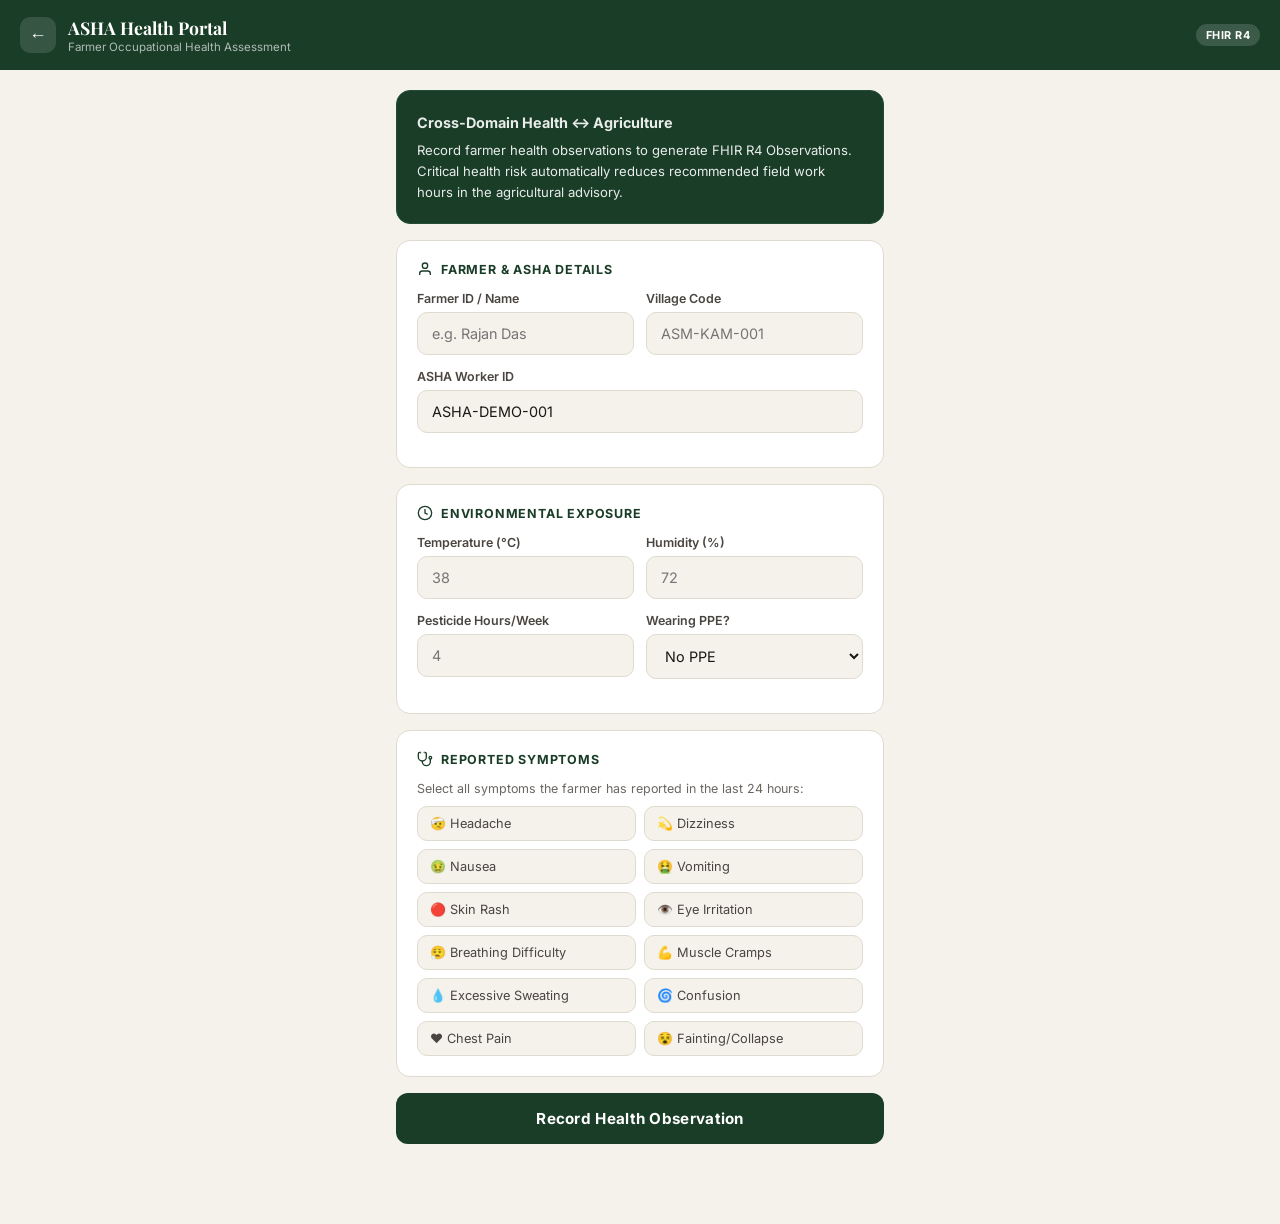
<file: frontend/health.html>
<!DOCTYPE html>
<html lang="en">
<head>
  <meta charset="UTF-8"/>
  <meta name="viewport" content="width=device-width, initial-scale=1.0, maximum-scale=1.0"/>
  <title>KrishiSetu — ASHA Health Worker Portal</title>
  <meta name="description" content="ASHA Worker health risk assessment for farmers — FHIR R4 compatible, cross-domain agri-health intelligence"/>
  <link rel="manifest" href="/manifest.json"/>
  <link rel="preconnect" href="https://fonts.googleapis.com"/>
  <link href="https://fonts.googleapis.com/css2?family=Playfair+Display:wght@700&family=Inter:wght@400;500;600;700&display=swap" rel="stylesheet"/>
  <style>
    :root {
      --linen:      #F5F2EC;
      --linen-2:    #EDE9E1;
      --linen-3:    #E0DBD0;
      --forest:     #1A3D28;
      --forest-2:   #234D34;
      --forest-3:   #2F6340;
      --forest-7:   #5E9970;
      --amber:      #C17F24;
      --amber-2:    #D4952A;
      --ink:        #1A1714;
      --ink-3:      #4A4540;
      --ink-4:      #6B6560;
      --ink-5:      #A8A49E;
      --red:        #B23B3B;
      --red-2:      #E04040;
      --orange:     #EA580C;
      --yellow:     #D97706;
      --green:      #357352;
      --radius:     14px;
    }
    *, *::before, *::after { box-sizing: border-box; margin: 0; padding: 0; }
    body {
      font-family: 'Inter', sans-serif;
      background: var(--linen);
      color: var(--ink);
      min-height: 100vh;
    }

    /* ── Header ── */
    .header {
      background: var(--forest);
      padding: 16px 20px;
      display: flex;
      align-items: center;
      gap: 12px;
      position: sticky;
      top: 0;
      z-index: 100;
    }
    .header-back {
      background: rgba(255,255,255,0.12);
      border: none;
      color: #fff;
      width: 36px; height: 36px;
      border-radius: 10px;
      font-size: 1.1rem;
      cursor: pointer;
      display: flex; align-items: center; justify-content: center;
    }
    .header-title {
      flex: 1;
    }
    .header-title h1 {
      font-family: 'Playfair Display', serif;
      font-size: 1.1rem;
      color: #fff;
      font-weight: 700;
    }
    .header-title p {
      font-size: 0.72rem;
      color: rgba(255,255,255,0.65);
      margin-top: 1px;
    }
    .health-badge {
      background: rgba(255,255,255,0.15);
      color: #fff;
      font-size: 0.68rem;
      font-weight: 700;
      padding: 4px 10px;
      border-radius: 20px;
      letter-spacing: 0.5px;
    }

    /* ── Main Layout ── */
    .container {
      max-width: 520px;
      margin: 0 auto;
      padding: 20px 16px 80px;
    }

    /* ── Cards ── */
    .card {
      background: #fff;
      border-radius: var(--radius);
      padding: 20px;
      margin-bottom: 16px;
      border: 1px solid var(--linen-3);
    }
    .card-title {
      font-size: 0.78rem;
      font-weight: 700;
      letter-spacing: 0.8px;
      text-transform: uppercase;
      color: var(--forest);
      margin-bottom: 14px;
      display: flex;
      align-items: center;
      gap: 8px;
    }
    .card-title svg { flex-shrink: 0; }

    /* ── Form Elements ── */
    .form-group { margin-bottom: 14px; }
    .form-label {
      display: block;
      font-size: 0.78rem;
      font-weight: 600;
      color: var(--ink-3);
      margin-bottom: 6px;
    }
    .form-input, .form-select {
      width: 100%;
      padding: 12px 14px;
      border: 1.5px solid var(--linen-3);
      border-radius: 10px;
      font-family: 'Inter', sans-serif;
      font-size: 0.9rem;
      color: var(--ink);
      background: var(--linen);
      transition: border-color 0.2s;
      outline: none;
    }
    .form-input:focus, .form-select:focus {
      border-color: var(--forest-3);
      background: #fff;
    }
    .form-row { display: grid; grid-template-columns: 1fr 1fr; gap: 12px; }

    /* ── Symptom Grid ── */
    .symptom-grid {
      display: grid;
      grid-template-columns: 1fr 1fr;
      gap: 8px;
      margin-top: 8px;
    }
    .symptom-chip {
      display: flex;
      align-items: center;
      gap: 8px;
      padding: 9px 12px;
      border: 1.5px solid var(--linen-3);
      border-radius: 10px;
      cursor: pointer;
      font-size: 0.8rem;
      color: var(--ink-3);
      transition: all 0.15s;
      user-select: none;
      background: var(--linen);
    }
    .symptom-chip input { display: none; }
    .symptom-chip:has(input:checked),
    .symptom-chip.selected {
      border-color: var(--red-2);
      background: #FFF0F0;
      color: var(--red);
      font-weight: 600;
    }

    /* ── Submit Button ── */
    .btn-submit {
      width: 100%;
      padding: 16px;
      background: var(--forest);
      color: #fff;
      border: none;
      border-radius: 12px;
      font-family: 'Inter', sans-serif;
      font-size: 0.95rem;
      font-weight: 700;
      cursor: pointer;
      letter-spacing: 0.3px;
      transition: background 0.2s, transform 0.1s;
    }
    .btn-submit:hover { background: var(--forest-2); }
    .btn-submit:active { transform: scale(0.98); }
    .btn-submit:disabled { background: var(--ink-5); cursor: not-allowed; }

    /* ── Risk Result Card ── */
    .result-card {
      background: #fff;
      border-radius: var(--radius);
      padding: 20px;
      margin-bottom: 16px;
      border: 2px solid var(--linen-3);
      display: none;
    }
    .result-card.visible { display: block; }
    .risk-score-ring {
      width: 100px; height: 100px;
      border-radius: 50%;
      display: flex;
      flex-direction: column;
      align-items: center;
      justify-content: center;
      margin: 0 auto 16px;
      font-weight: 800;
    }
    .risk-score-ring .score-num { font-size: 2rem; line-height: 1; }
    .risk-score-ring .score-label { font-size: 0.65rem; letter-spacing: 1px; text-transform: uppercase; }
    .risk-low    { background: #E8F5EE; color: var(--green);  border: 3px solid var(--green); }
    .risk-moderate { background: #FFF8E6; color: var(--yellow); border: 3px solid var(--yellow); }
    .risk-high   { background: #FFF3ED; color: var(--orange); border: 3px solid var(--orange); }
    .risk-critical { background: #FFF0F0; color: var(--red-2); border: 3px solid var(--red-2); }

    .score-breakdown {
      display: grid;
      grid-template-columns: 1fr 1fr 1fr;
      gap: 10px;
      margin: 14px 0;
    }
    .score-item {
      text-align: center;
      padding: 10px 6px;
      background: var(--linen);
      border-radius: 10px;
    }
    .score-item-val { font-size: 1.3rem; font-weight: 800; }
    .score-item-lbl { font-size: 0.65rem; color: var(--ink-4); margin-top: 2px; }

    .action-box {
      background: var(--linen);
      border-radius: 10px;
      padding: 12px 14px;
      font-size: 0.82rem;
      color: var(--ink-3);
      line-height: 1.5;
      margin: 12px 0;
    }

    .cross-domain-alert {
      background: #FFF3ED;
      border: 1.5px solid var(--orange);
      border-radius: 10px;
      padding: 12px 14px;
      font-size: 0.82rem;
      color: var(--orange);
      font-weight: 600;
      margin: 12px 0;
      display: none;
    }
    .cross-domain-alert.visible { display: block; }

    /* ── FHIR Viewer ── */
    .fhir-section { margin-top: 12px; }
    .fhir-toggle {
      width: 100%;
      text-align: left;
      background: var(--forest);
      color: #fff;
      border: none;
      border-radius: 10px;
      padding: 10px 14px;
      font-family: 'Inter', sans-serif;
      font-size: 0.78rem;
      font-weight: 700;
      cursor: pointer;
      display: flex;
      align-items: center;
      justify-content: space-between;
    }
    .fhir-json {
      display: none;
      background: #1A1714;
      color: #9EE6B0;
      border-radius: 10px;
      padding: 14px;
      font-family: 'Courier New', monospace;
      font-size: 0.7rem;
      line-height: 1.5;
      overflow-x: auto;
      max-height: 320px;
      overflow-y: auto;
      margin-top: 6px;
    }
    .fhir-json.visible { display: block; }

    /* ── Toast ── */
    .toast {
      position: fixed; bottom: 24px; left: 50%; transform: translateX(-50%);
      background: var(--ink); color: #fff; padding: 10px 20px;
      border-radius: 24px; font-size: 0.82rem; font-weight: 600;
      z-index: 999; opacity: 0; transition: opacity 0.3s;
      white-space: nowrap; max-width: 90%;
    }
    .toast.show { opacity: 1; }
  </style>
</head>
<body>
  <!-- Header -->
  <div class="header">
    <button class="header-back" onclick="history.back()">←</button>
    <div class="header-title">
      <h1>ASHA Health Portal</h1>
      <p>Farmer Occupational Health Assessment</p>
    </div>
    <div class="health-badge">FHIR R4</div>
  </div>

  <div class="container">

    <!-- Info Banner -->
    <div class="card" style="background: var(--forest); color:#fff; border-color: var(--forest-2);">
      <div style="font-size:0.82rem; line-height:1.6; opacity:0.9;">
        <strong style="font-size:0.9rem; display:block; margin-bottom:6px;">Cross-Domain Health ↔ Agriculture</strong>
        Record farmer health observations to generate FHIR R4 Observations. 
        Critical health risk automatically reduces recommended field work hours in the agricultural advisory.
      </div>
    </div>

    <!-- Observation Form -->
    <form id="health-form" onsubmit="submitHealthRecord(event)">
      <div class="card">
        <div class="card-title">
          <svg width="16" height="16" viewBox="0 0 24 24" fill="none" stroke="currentColor" stroke-width="2"><path d="M20 21v-2a4 4 0 0 0-4-4H8a4 4 0 0 0-4 4v2"/><circle cx="12" cy="7" r="4"/></svg>
          Farmer & ASHA Details
        </div>
        <div class="form-row">
          <div class="form-group">
            <label class="form-label">Farmer ID / Name</label>
            <input class="form-input" type="text" id="farmer-id" placeholder="e.g. Rajan Das" required/>
          </div>
          <div class="form-group">
            <label class="form-label">Village Code</label>
            <input class="form-input" type="text" id="village-code" placeholder="ASM-KAM-001"/>
          </div>
        </div>
        <div class="form-group">
          <label class="form-label">ASHA Worker ID</label>
          <input class="form-input" type="text" id="asha-id" value="ASHA-DEMO-001" placeholder="ASHA-001"/>
        </div>
      </div>

      <div class="card">
        <div class="card-title">
          <svg width="16" height="16" viewBox="0 0 24 24" fill="none" stroke="currentColor" stroke-width="2"><path d="M12 2C6.5 2 2 6.5 2 12s4.5 10 10 10 10-4.5 10-10S17.5 2 12 2"/><path d="M12 6v6l4 2"/></svg>
          Environmental Exposure
        </div>
        <div class="form-row">
          <div class="form-group">
            <label class="form-label">Temperature (°C)</label>
            <input class="form-input" type="number" id="temp-c" placeholder="38" min="20" max="55" step="0.1" required/>
          </div>
          <div class="form-group">
            <label class="form-label">Humidity (%)</label>
            <input class="form-input" type="number" id="humidity" placeholder="72" min="10" max="100" step="1" required/>
          </div>
        </div>
        <div class="form-row">
          <div class="form-group">
            <label class="form-label">Pesticide Hours/Week</label>
            <input class="form-input" type="number" id="pesticide-hours" placeholder="4" min="0" max="40" step="0.5"/>
          </div>
          <div class="form-group">
            <label class="form-label">Wearing PPE?</label>
            <select class="form-select" id="has-ppe">
              <option value="false">No PPE</option>
              <option value="true">Yes, PPE worn</option>
            </select>
          </div>
        </div>
      </div>

      <div class="card">
        <div class="card-title">
          <svg width="16" height="16" viewBox="0 0 24 24" fill="none" stroke="currentColor" stroke-width="2"><path d="M4.8 2.3A.3.3 0 1 0 5 2H4a2 2 0 0 0-2 2v5a6 6 0 0 0 6 6 6 6 0 0 0 6-6V4a2 2 0 0 0-2-2h-1a.2.2 0 1 0 .3.3"/><path d="M8 15v1a6 6 0 0 0 6 6v0a6 6 0 0 0 6-6v-4"/><circle cx="20" cy="10" r="2"/></svg>
          Reported Symptoms
        </div>
        <p style="font-size:0.78rem;color:var(--ink-4);margin-bottom:10px;">Select all symptoms the farmer has reported in the last 24 hours:</p>
        <div class="symptom-grid">
          <label class="symptom-chip"><input type="checkbox" name="symptom" value="headache"/>🤕 Headache</label>
          <label class="symptom-chip"><input type="checkbox" name="symptom" value="dizziness"/>💫 Dizziness</label>
          <label class="symptom-chip"><input type="checkbox" name="symptom" value="nausea"/>🤢 Nausea</label>
          <label class="symptom-chip"><input type="checkbox" name="symptom" value="vomiting"/>🤮 Vomiting</label>
          <label class="symptom-chip"><input type="checkbox" name="symptom" value="skin_rash"/>🔴 Skin Rash</label>
          <label class="symptom-chip"><input type="checkbox" name="symptom" value="eye_irritation"/>👁️ Eye Irritation</label>
          <label class="symptom-chip"><input type="checkbox" name="symptom" value="breathing_difficulty"/>😮‍💨 Breathing Difficulty</label>
          <label class="symptom-chip"><input type="checkbox" name="symptom" value="muscle_cramps"/>💪 Muscle Cramps</label>
          <label class="symptom-chip"><input type="checkbox" name="symptom" value="excessive_sweating"/>💧 Excessive Sweating</label>
          <label class="symptom-chip"><input type="checkbox" name="symptom" value="confusion"/>🌀 Confusion</label>
          <label class="symptom-chip"><input type="checkbox" name="symptom" value="chest_pain"/>❤️ Chest Pain</label>
          <label class="symptom-chip"><input type="checkbox" name="symptom" value="fainting"/>😵 Fainting/Collapse</label>
        </div>
      </div>

      <button type="submit" class="btn-submit" id="submit-btn">
        <span id="submit-text">Record Health Observation</span>
      </button>
    </form>

    <!-- Result Card -->
    <div class="result-card" id="result-card">
      <div class="card-title" style="margin-bottom:16px;">
        <svg width="16" height="16" viewBox="0 0 24 24" fill="none" stroke="currentColor" stroke-width="2"><path d="M22 11.08V12a10 10 0 1 1-5.93-9.14"/><polyline points="22 4 12 14.01 9 11.01"/></svg>
        Health Risk Assessment
      </div>

      <div class="risk-score-ring" id="risk-ring">
        <span class="score-num" id="composite-score">--</span>
        <span class="score-label" id="risk-level-label">--</span>
      </div>

      <div class="score-breakdown">
        <div class="score-item">
          <div class="score-item-val" id="heat-score">--</div>
          <div class="score-item-lbl">Heat Risk</div>
        </div>
        <div class="score-item">
          <div class="score-item-val" id="pest-score-val">--</div>
          <div class="score-item-lbl">Pesticide Risk</div>
        </div>
        <div class="score-item">
          <div class="score-item-val" id="symptom-score-val">--</div>
          <div class="score-item-lbl">Symptom Score</div>
        </div>
      </div>

      <div class="action-box" id="action-text">--</div>

      <div class="cross-domain-alert" id="cross-domain-alert">
        <!-- filled by JS -->
      </div>

      <div style="display:flex;gap:8px;font-size:0.75rem;color:var(--ink-4);margin:8px 0 12px;align-items:center;">
        <svg width="13" height="13" viewBox="0 0 24 24" fill="none" stroke="currentColor" stroke-width="2"><rect x="3" y="3" width="18" height="18" rx="2"/><path d="M9 9h6M9 12h6M9 15h4"/></svg>
        <span id="fhir-bundle-id">FHIR Bundle ID: --</span>
      </div>

      <div class="fhir-section">
        <button class="fhir-toggle" onclick="toggleFhir()" id="fhir-toggle-btn">
          <span>View FHIR R4 Observation Bundle</span>
          <span id="fhir-toggle-icon">▼</span>
        </button>
        <pre class="fhir-json" id="fhir-json-viewer"></pre>
      </div>

      <p style="font-size:0.7rem;color:var(--ink-5);margin-top:10px;text-align:center;">
        FHIR R4 Bundle · LOINC codes 8310-5, 56848-4 · ABDM-compatible format
      </p>
    </div>

  </div>

  <div class="toast" id="toast"></div>

  <script>
    let fhirData = null;
    let fhirVisible = false;

    function showToast(msg, dur = 3000) {
      const t = document.getElementById('toast');
      t.textContent = msg;
      t.classList.add('show');
      setTimeout(() => t.classList.remove('show'), dur);
    }

    async function submitHealthRecord(e) {
      e.preventDefault();
      const btn = document.getElementById('submit-btn');
      const txt = document.getElementById('submit-text');
      btn.disabled = true;
      txt.textContent = 'Analysing…';

      const symptoms = Array.from(document.querySelectorAll('input[name="symptom"]:checked'))
                            .map(c => c.value);

      const payload = {
        farmer_id:            document.getElementById('farmer-id').value.trim(),
        asha_id:              document.getElementById('asha-id').value.trim(),
        village_code:         document.getElementById('village-code').value.trim(),
        temp_c:               parseFloat(document.getElementById('temp-c').value),
        humidity_pct:         parseFloat(document.getElementById('humidity').value),
        pesticide_hours_week: parseFloat(document.getElementById('pesticide-hours').value) || 0,
        has_ppe:              document.getElementById('has-ppe').value === 'true',
        symptoms,
      };

      try {
        const res = await fetch('/api/v1/health/asha/record', {
          method: 'POST',
          headers: { 'Content-Type': 'application/json' },
          body: JSON.stringify(payload),
        });

        const data = await res.json();

        if (!res.ok) throw new Error(data.detail || 'Server error');

        renderResult(data);
        showToast('Health observation recorded!');
      } catch (err) {
        showToast('Error: ' + err.message);
      } finally {
        btn.disabled = false;
        txt.textContent = 'Record Health Observation';
      }
    }

    function renderResult(data) {
      const risk = data.risk_assessment;
      const card = document.getElementById('result-card');
      card.classList.add('visible');
      card.scrollIntoView({ behavior: 'smooth', block: 'start' });

      const ring = document.getElementById('risk-ring');
      ring.className = 'risk-score-ring risk-' + risk.risk_level.toLowerCase();
      document.getElementById('composite-score').textContent = risk.composite_risk_score;
      document.getElementById('risk-level-label').textContent = risk.risk_level;
      document.getElementById('heat-score').textContent = risk.heat_risk_score;
      document.getElementById('pest-score-val').textContent = risk.pesticide_risk_score;
      document.getElementById('symptom-score-val').textContent = risk.symptom_score;
      document.getElementById('action-text').textContent = risk.recommended_action;
      document.getElementById('fhir-bundle-id').textContent = 'FHIR Bundle ID: ' + (data.fhir_bundle_id || '--');

      // Cross-domain alert
      const cdAlert = document.getElementById('cross-domain-alert');
      if (data.cross_domain_alert) {
        cdAlert.textContent = data.cross_domain_alert.message;
        cdAlert.classList.add('visible');
      } else {
        cdAlert.classList.remove('visible');
      }

      // Fetch and display FHIR JSON
      fetch('/api/v1/health/fhir/observation/' + encodeURIComponent(document.getElementById('farmer-id').value.trim()))
        .then(r => r.json())
        .then(bundle => {
          fhirData = bundle;
          document.getElementById('fhir-json-viewer').textContent = JSON.stringify(bundle, null, 2);
        })
        .catch(() => {});
    }

    function toggleFhir() {
      fhirVisible = !fhirVisible;
      document.getElementById('fhir-json-viewer').classList.toggle('visible', fhirVisible);
      document.getElementById('fhir-toggle-icon').textContent = fhirVisible ? '▲' : '▼';
    }

    // Highlight symptom chips visually
    document.querySelectorAll('.symptom-chip input').forEach(cb => {
      cb.addEventListener('change', function() {
        this.closest('.symptom-chip').classList.toggle('selected', this.checked);
      });
    });
  </script>
</body>
</html>
</file>
